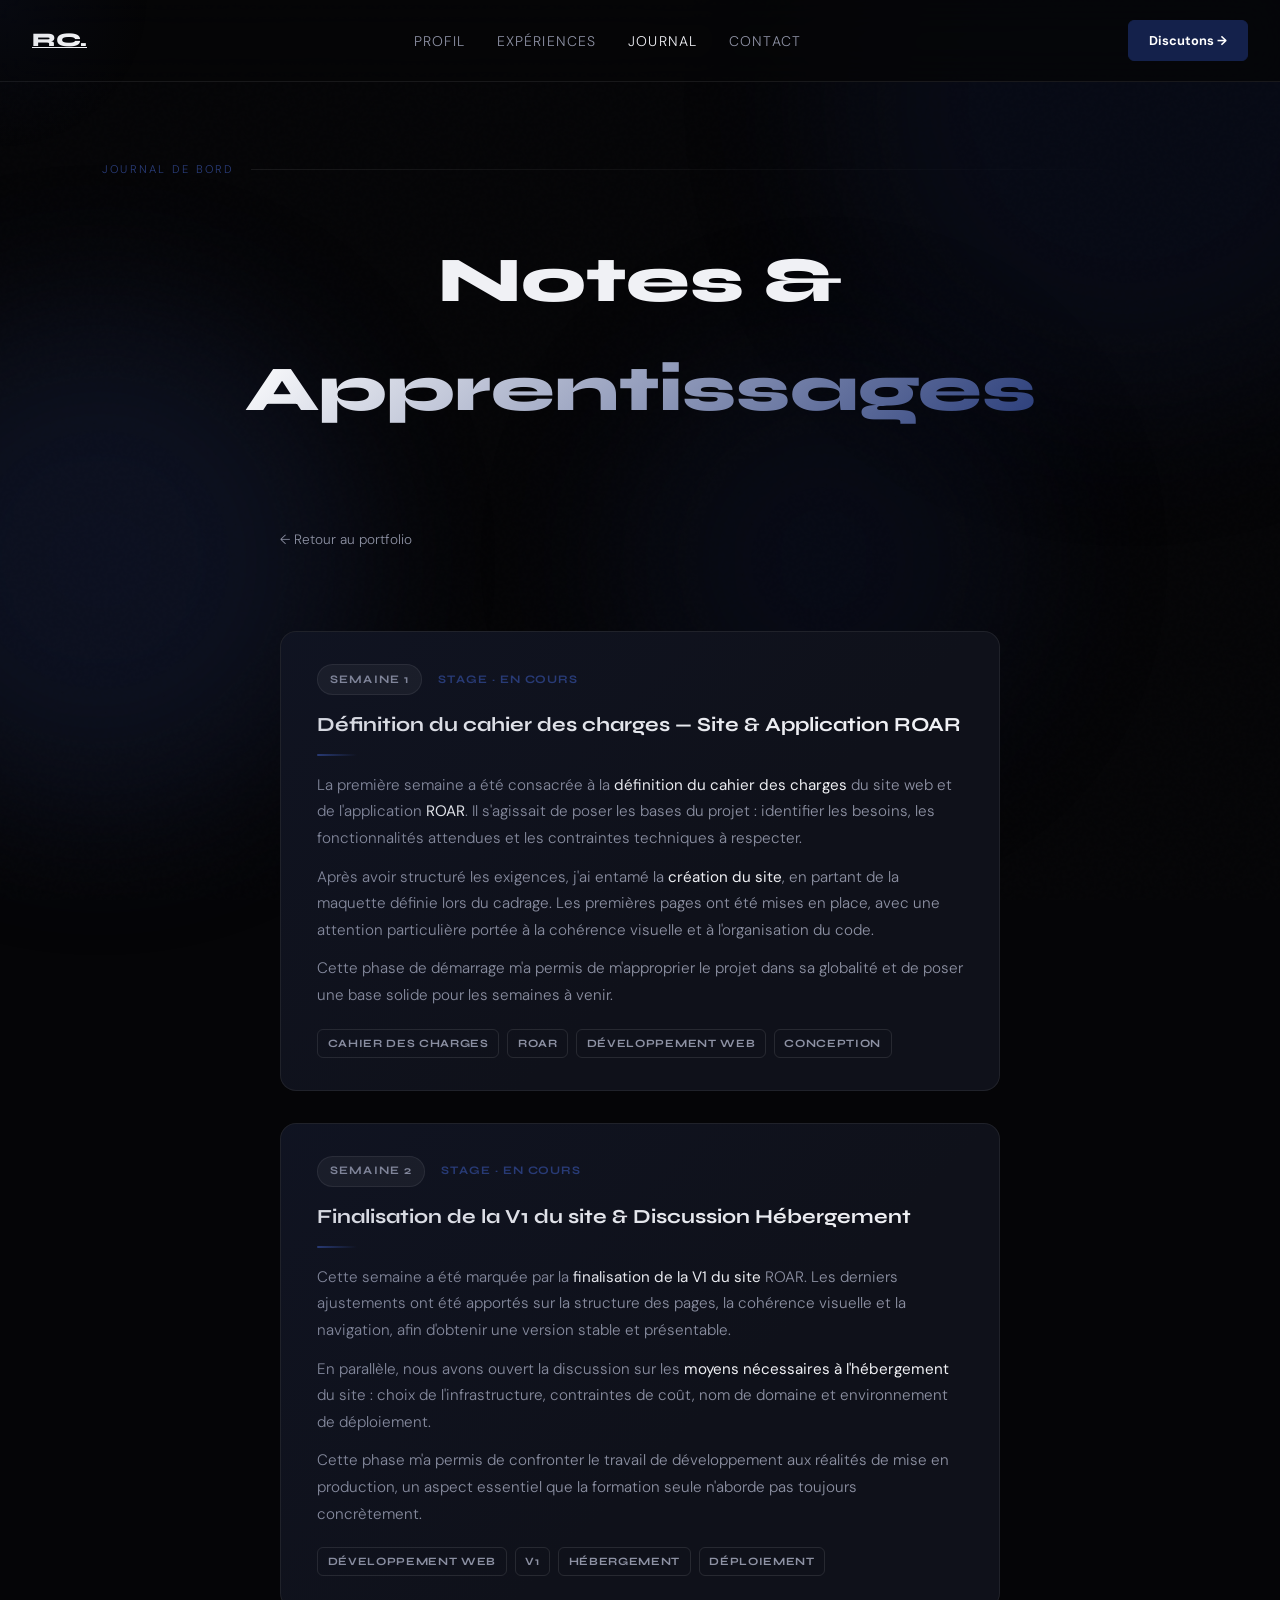
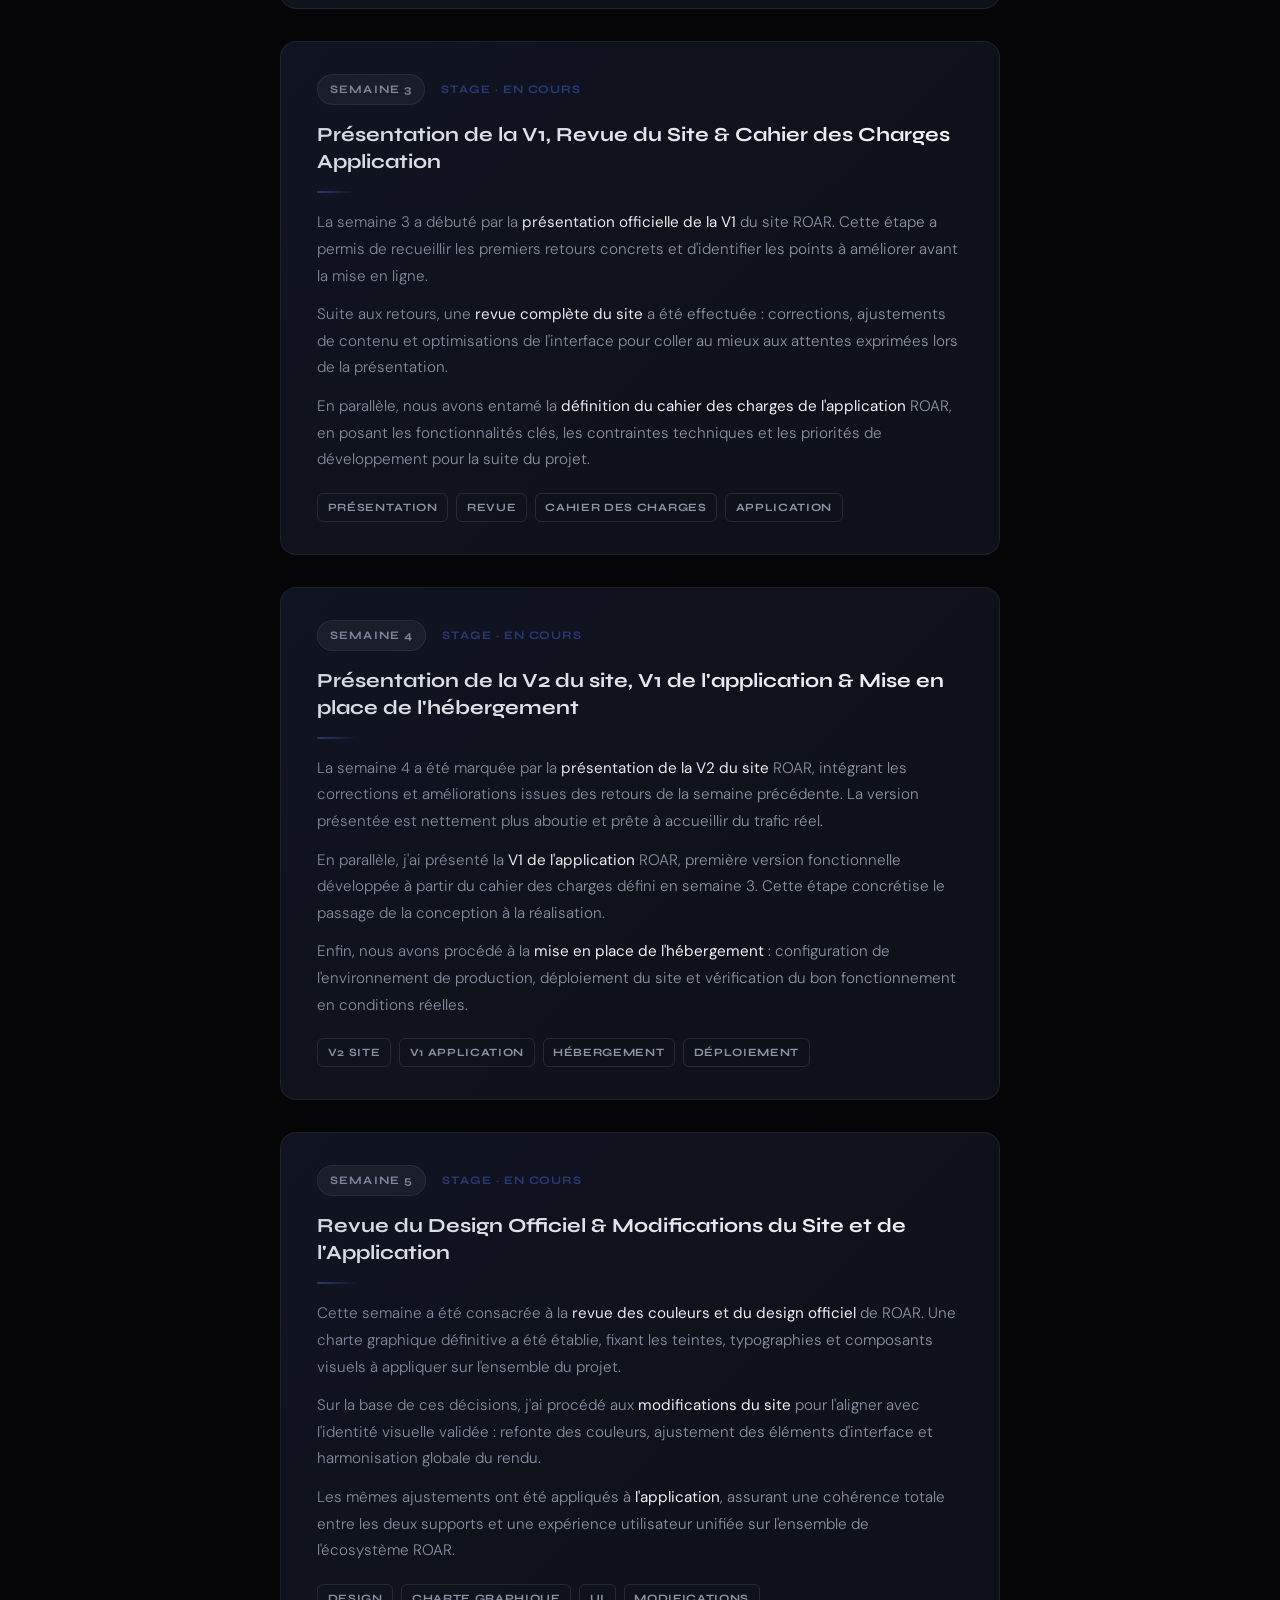
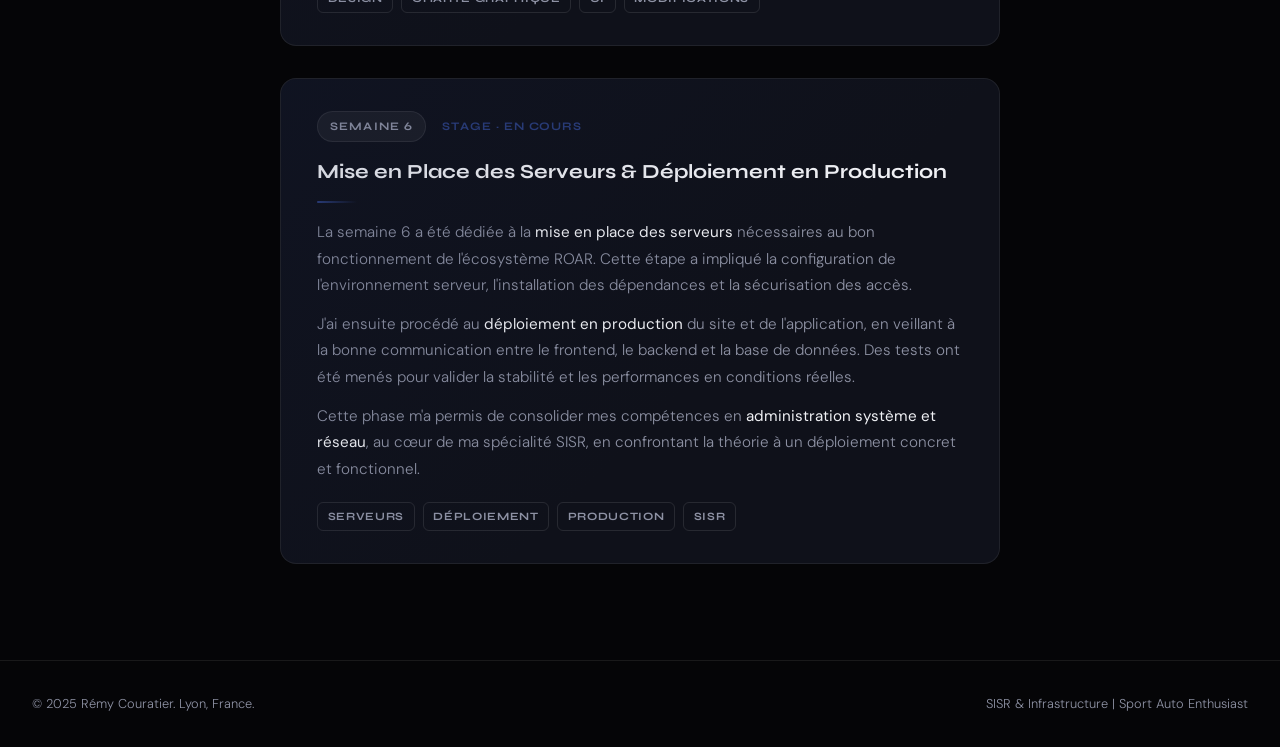
<file: journal.html>
<!DOCTYPE html>
<html lang="fr">
<head>
    <meta charset="UTF-8">
    <meta name="viewport" content="width=device-width, initial-scale=1.0">
    <title>Journal de Bord — Rémy Couratier</title>
    <link href="https://fonts.googleapis.com/css2?family=Syne:wght@400;700;800&family=DM+Sans:ital,wght@0,300;0,400;1,300&display=swap" rel="stylesheet">
    <link rel="stylesheet" href="style.css">
    <style>
        .journal-hero {
            padding: 10rem 0 4rem;
            text-align: center;
        }

        .journal-hero h1 {
            font-size: clamp(2.5rem, 5vw, 4.5rem);
            font-family: 'Syne', sans-serif;
            font-weight: 800;
            margin-bottom: 1rem;
        }

        .journal-hero p {
            color: var(--muted);
            max-width: 520px;
            margin: 0 auto;
            font-size: 1rem;
            line-height: 1.7;
        }

        .journal-feed {
            max-width: 720px;
            margin: 0 auto;
            padding: 3rem 0 6rem;
            display: flex;
            flex-direction: column;
            gap: 2rem;
        }

        .entry-card {
            background: var(--card);
            border: 1px solid rgba(255,255,255,0.07);
            border-radius: 16px;
            padding: 2rem 2.25rem;
            position: relative;
            transition: border-color 0.3s, transform 0.3s;
            overflow: hidden;
        }

        .entry-card::before {
            content: '';
            position: absolute;
            inset: 0;
            background: linear-gradient(135deg, rgba(20,33,75,0.15), transparent 60%);
            pointer-events: none;
        }

        .entry-card:hover {
            border-color: var(--accent-light);
            transform: translateY(-4px);
        }

        .entry-meta {
            display: flex;
            align-items: center;
            gap: 1rem;
            margin-bottom: 1rem;
        }

        .entry-date {
            font-size: 0.72rem;
            font-family: 'Syne', sans-serif;
            font-weight: 700;
            letter-spacing: 0.1em;
            text-transform: uppercase;
            color: var(--muted);
            background: rgba(255,255,255,0.05);
            padding: 0.3rem 0.75rem;
            border-radius: 99px;
            border: 1px solid rgba(255,255,255,0.08);
        }

        .entry-category {
            font-size: 0.72rem;
            font-family: 'Syne', sans-serif;
            font-weight: 700;
            letter-spacing: 0.08em;
            text-transform: uppercase;
            color: var(--accent-light);
        }

        .entry-title {
            font-family: 'Syne', sans-serif;
            font-weight: 700;
            font-size: 1.25rem;
            color: var(--text);
            margin-bottom: 0.75rem;
            line-height: 1.35;
        }

        .entry-body {
            color: var(--muted);
            font-weight: 300;
            line-height: 1.75;
            font-size: 0.95rem;
        }

        .entry-body strong {
            color: var(--text);
            font-weight: 400;
        }

        .entry-tags {
            display: flex;
            flex-wrap: wrap;
            gap: 0.5rem;
            margin-top: 1.25rem;
        }

        .entry-tag {
            font-size: 0.7rem;
            font-family: 'Syne', sans-serif;
            font-weight: 700;
            letter-spacing: 0.06em;
            text-transform: uppercase;
            color: var(--muted);
            border: 1px solid rgba(255,255,255,0.1);
            border-radius: 6px;
            padding: 0.25rem 0.6rem;
        }

        .entry-divider {
            width: 40px;
            height: 2px;
            background: linear-gradient(90deg, var(--accent-light), transparent);
            border-radius: 2px;
            margin: 1rem 0;
        }

        .back-link {
            display: inline-flex;
            align-items: center;
            gap: 0.5rem;
            color: var(--muted);
            font-size: 0.85rem;
            text-decoration: none;
            margin-bottom: 2rem;
            transition: color 0.2s;
        }

        .back-link:hover {
            color: var(--text);
        }
    </style>
</head>
<body>

<div id="cursor-glow"></div>
<div class="orb orb-1"></div>
<div class="orb orb-2"></div>
<div class="orb orb-3"></div>

<nav>
    <a href="index.html" class="nav-logo">RC.</a>
    <ul class="nav-links">
        <li><a href="index.html#about">Profil</a></li>
        <li><a href="index.html#projects">Expériences</a></li>
        <li><a href="journal.html" style="color:var(--text);">Journal</a></li>
        <li><a href="index.html#contact">Contact</a></li>
    </ul>
    <a href="index.html#contact" class="btn btn-primary" style="padding:0.55rem 1.25rem;font-size:0.8rem;">Discutons →</a>
</nav>

<div class="container">

    <section class="journal-hero">
        <div class="section-label">Journal de Bord</div>
        <h1>
            Notes & <span class="highlight">Apprentissages</span>
        </h1>
    </section>

    <div style="max-width:720px;margin:0 auto;">
        <a href="index.html" class="back-link">← Retour au portfolio</a>
    </div>

    <div class="journal-feed">

        <div class="entry-card reveal">
            <div class="entry-meta">
                <span class="entry-date">Semaine 1</span>
                <span class="entry-category">Stage · En cours</span>
            </div>
            <div class="entry-title">Définition du cahier des charges — Site & Application ROAR</div>
            <div class="entry-divider"></div>
            <div class="entry-body">
                <p>La première semaine a été consacrée à la <strong>définition du cahier des charges</strong> du site web et de l'application <strong>ROAR</strong>. Il s'agissait de poser les bases du projet : identifier les besoins, les fonctionnalités attendues et les contraintes techniques à respecter.</p>
                <p style="margin-top:0.75rem;">Après avoir structuré les exigences, j'ai entamé la <strong>création du site</strong>, en partant de la maquette définie lors du cadrage. Les premières pages ont été mises en place, avec une attention particulière portée à la cohérence visuelle et à l'organisation du code.</p>
                <p style="margin-top:0.75rem;">Cette phase de démarrage m'a permis de m'approprier le projet dans sa globalité et de poser une base solide pour les semaines à venir.</p>
            </div>
            <div class="entry-tags">
                <span class="entry-tag">Cahier des charges</span>
                <span class="entry-tag">ROAR</span>
                <span class="entry-tag">Développement Web</span>
                <span class="entry-tag">Conception</span>
            </div>
        </div>

        <div class="entry-card reveal d1">
            <div class="entry-meta">
                <span class="entry-date">Semaine 2</span>
                <span class="entry-category">Stage · En cours</span>
            </div>
            <div class="entry-title">Finalisation de la V1 du site & Discussion Hébergement</div>
            <div class="entry-divider"></div>
            <div class="entry-body">
                <p>Cette semaine a été marquée par la <strong>finalisation de la V1 du site</strong> ROAR. Les derniers ajustements ont été apportés sur la structure des pages, la cohérence visuelle et la navigation, afin d'obtenir une version stable et présentable.</p>
                <p style="margin-top:0.75rem;">En parallèle, nous avons ouvert la discussion sur les <strong>moyens nécessaires à l'hébergement</strong> du site : choix de l'infrastructure, contraintes de coût, nom de domaine et environnement de déploiement.</p>
                <p style="margin-top:0.75rem;">Cette phase m'a permis de confronter le travail de développement aux réalités de mise en production, un aspect essentiel que la formation seule n'aborde pas toujours concrètement.</p>
            </div>
            <div class="entry-tags">
                <span class="entry-tag">Développement Web</span>
                <span class="entry-tag">V1</span>
                <span class="entry-tag">Hébergement</span>
                <span class="entry-tag">Déploiement</span>
            </div>
        </div>

        <div class="entry-card reveal d2">
            <div class="entry-meta">
                <span class="entry-date">Semaine 3</span>
                <span class="entry-category">Stage · En cours</span>
            </div>
            <div class="entry-title">Présentation de la V1, Revue du Site & Cahier des Charges Application</div>
            <div class="entry-divider"></div>
            <div class="entry-body">
                <p>La semaine 3 a débuté par la <strong>présentation officielle de la V1</strong> du site ROAR. Cette étape a permis de recueillir les premiers retours concrets et d'identifier les points à améliorer avant la mise en ligne.</p>
                <p style="margin-top:0.75rem;">Suite aux retours, une <strong>revue complète du site</strong> a été effectuée : corrections, ajustements de contenu et optimisations de l'interface pour coller au mieux aux attentes exprimées lors de la présentation.</p>
                <p style="margin-top:0.75rem;">En parallèle, nous avons entamé la <strong>définition du cahier des charges de l'application</strong> ROAR, en posant les fonctionnalités clés, les contraintes techniques et les priorités de développement pour la suite du projet.</p>
            </div>
            <div class="entry-tags">
                <span class="entry-tag">Présentation</span>
                <span class="entry-tag">Revue</span>
                <span class="entry-tag">Cahier des charges</span>
                <span class="entry-tag">Application</span>
            </div>
        </div>

        <div class="entry-card reveal d3">
            <div class="entry-meta">
                <span class="entry-date">Semaine 4</span>
                <span class="entry-category">Stage · En cours</span>
            </div>
            <div class="entry-title">Présentation de la V2 du site, V1 de l'application & Mise en place de l'hébergement</div>
            <div class="entry-divider"></div>
            <div class="entry-body">
                <p>La semaine 4 a été marquée par la <strong>présentation de la V2 du site</strong> ROAR, intégrant les corrections et améliorations issues des retours de la semaine précédente. La version présentée est nettement plus aboutie et prête à accueillir du trafic réel.</p>
                <p style="margin-top:0.75rem;">En parallèle, j'ai présenté la <strong>V1 de l'application</strong> ROAR, première version fonctionnelle développée à partir du cahier des charges défini en semaine 3. Cette étape concrétise le passage de la conception à la réalisation.</p>
                <p style="margin-top:0.75rem;">Enfin, nous avons procédé à la <strong>mise en place de l'hébergement</strong> : configuration de l'environnement de production, déploiement du site et vérification du bon fonctionnement en conditions réelles.</p>
            </div>
            <div class="entry-tags">
                <span class="entry-tag">V2 Site</span>
                <span class="entry-tag">V1 Application</span>
                <span class="entry-tag">Hébergement</span>
                <span class="entry-tag">Déploiement</span>
            </div>
        </div>

        <div class="entry-card reveal">
            <div class="entry-meta">
                <span class="entry-date">Semaine 5</span>
                <span class="entry-category">Stage · En cours</span>
            </div>
            <div class="entry-title">Revue du Design Officiel & Modifications du Site et de l'Application</div>
            <div class="entry-divider"></div>
            <div class="entry-body">
                <p>Cette semaine a été consacrée à la <strong>revue des couleurs et du design officiel</strong> de ROAR. Une charte graphique définitive a été établie, fixant les teintes, typographies et composants visuels à appliquer sur l'ensemble du projet.</p>
                <p style="margin-top:0.75rem;">Sur la base de ces décisions, j'ai procédé aux <strong>modifications du site</strong> pour l'aligner avec l'identité visuelle validée : refonte des couleurs, ajustement des éléments d'interface et harmonisation globale du rendu.</p>
                <p style="margin-top:0.75rem;">Les mêmes ajustements ont été appliqués à <strong>l'application</strong>, assurant une cohérence totale entre les deux supports et une expérience utilisateur unifiée sur l'ensemble de l'écosystème ROAR.</p>
            </div>
            <div class="entry-tags">
                <span class="entry-tag">Design</span>
                <span class="entry-tag">Charte Graphique</span>
                <span class="entry-tag">UI</span>
                <span class="entry-tag">Modifications</span>
            </div>
        </div>
        <div class="entry-card reveal d1">
            <div class="entry-meta">
                <span class="entry-date">Semaine 6</span>
                <span class="entry-category">Stage · En cours</span>
            </div>
            <div class="entry-title">Mise en Place des Serveurs & Déploiement en Production</div>
            <div class="entry-divider"></div>
            <div class="entry-body">
                <p>La semaine 6 a été dédiée à la <strong>mise en place des serveurs</strong> nécessaires au bon fonctionnement de l'écosystème ROAR. Cette étape a impliqué la configuration de l'environnement serveur, l'installation des dépendances et la sécurisation des accès.</p>
                <p style="margin-top:0.75rem;">J'ai ensuite procédé au <strong>déploiement en production</strong> du site et de l'application, en veillant à la bonne communication entre le frontend, le backend et la base de données. Des tests ont été menés pour valider la stabilité et les performances en conditions réelles.</p>
                <p style="margin-top:0.75rem;">Cette phase m'a permis de consolider mes compétences en <strong>administration système et réseau</strong>, au cœur de ma spécialité SISR, en confrontant la théorie à un déploiement concret et fonctionnel.</p>
            </div>
            <div class="entry-tags">
                <span class="entry-tag">Serveurs</span>
                <span class="entry-tag">Déploiement</span>
                <span class="entry-tag">Production</span>
                <span class="entry-tag">SISR</span>
            </div>
        </div>
    </div>

</div>

<footer>
    <span>© 2025 Rémy Couratier. Lyon, France.</span>
    <span>SISR & Infrastructure | Sport Auto Enthusiast</span>
</footer>

<script>
    const glow = document.getElementById('cursor-glow');
    document.addEventListener('mousemove', e => {
        glow.style.left = e.clientX + 'px';
        glow.style.top  = e.clientY + 'px';
    });

    const io = new IntersectionObserver((entries) => {
        entries.forEach(entry => {
            if (entry.isIntersecting) {
                entry.target.classList.add('visible');
            }
        });
    }, { threshold: 0.12 });

    document.querySelectorAll('.reveal').forEach(el => io.observe(el));
</script>
</body>
</html>
</file>
<file: style.css>
*, *::before, *::after { box-sizing: border-box; margin: 0; padding: 0; }

:root {
  --bg: #050507; /* Fond plus profond du 1er style */
  --surface: #0a0b10;
  --card: #0f111a;
  --border: rgba(255,255,255,0.08);
  --text: #f0f1f5;
  --muted: #8e92a4;
  
  /* Palette Bleue issue du 1er style proposé */
  --accent: #14214b; 
  --accent-light: #2a3d7a;
  --glow-blue: rgba(20, 33, 75, 0.4);
  
  --font-display: 'Syne', sans-serif;
  --font-body: 'DM Sans', sans-serif;
}

html { scroll-behavior: smooth; }

body {
  background: var(--bg);
  color: var(--text);
  font-family: var(--font-body);
  font-weight: 300;
  line-height: 1.7;
  overflow-x: hidden;
}

body::before {
  content: '';
  position: fixed; inset: 0; z-index: 0;
  background-image: url("data:image/svg+xml,%3Csvg viewBox='0 0 256 256' xmlns='http://www.w3.org/2000/svg'%3E%3Cfilter id='n'%3E%3CfeTurbulence type='fractalNoise' baseFrequency='0.9' numOctaves='4' stitchTiles='stitch'/%3E%3C/filter%3E%3Crect width='100%25' height='100%25' filter='url(%23n)' opacity='0.03'/%3E%3C/svg%3E");
  opacity: 0.4;
  pointer-events: none;
}

.orb {
  position: fixed; border-radius: 50%;
  filter: blur(80px); opacity: 0.22;
  pointer-events: none; z-index: 0;
  animation: drift 20s ease-in-out infinite alternate;
}
/* Orbes avec les nouveaux bleus */
.orb-1 { width: 600px; height: 600px; background: var(--accent); top: -200px; right: -150px; }
.orb-2 { width: 500px; height: 500px; background: var(--accent-light); bottom: 10%; left: -150px; animation-delay: -8s; }
.orb-3 { width: 400px; height: 400px; background: var(--accent); top: 40%; right: 20%; animation-delay: -15s; }

@keyframes drift {
  from { transform: translate(0, 0) scale(1); }
  to   { transform: translate(40px, 30px) scale(1.08); }
}

.container { max-width: 1140px; margin: 0 auto; padding: 0 2rem; position: relative; z-index: 1; }

nav {
  position: fixed; top: 0; left: 0; right: 0; z-index: 100;
  padding: 1.25rem 2rem;
  display: flex; align-items: center; justify-content: space-between;
  background: rgba(5, 5, 7, 0.8);
  backdrop-filter: blur(20px);
  border-bottom: 1px solid var(--border);
}

.nav-logo { font-family: var(--font-display); font-weight: 800; font-size: 1.2rem; color: #fff; }
.nav-links { display: flex; gap: 2rem; list-style: none; }
.nav-links a {
  color: var(--muted); text-decoration: none; font-size: 0.875rem;
  letter-spacing: 0.08em; text-transform: uppercase;
  transition: color 0.3s;
}
.nav-links a:hover { color: var(--text); }

/* HERO */
.hero { min-height: 100vh; display: flex; align-items: center; padding-top: 5rem; }
.hero-tag {
  display: inline-flex; align-items: center; gap: 0.5rem;
  background: rgba(20, 33, 75, 0.2); border: 1px solid rgba(20, 33, 75, 0.4);
  color: var(--text); font-size: 0.75rem; padding: 0.4rem 1rem; border-radius: 100px; margin-bottom: 2rem;
}
.hero h1 { font-family: var(--font-display); font-weight: 800; font-size: clamp(3rem, 7vw, 6rem); line-height: 1.0; }

/* Dégradé de texte du 1er style */
.highlight { 
    background: linear-gradient(135deg, #fff, var(--accent-light)); 
    -webkit-background-clip: text; 
    -webkit-text-fill-color: transparent; 
}

.hero-sub { margin-top: 1.5rem; color: var(--muted); font-size: 1.125rem; max-width: 520px; }
.hero-cta { margin-top: 3rem; display: flex; gap: 1rem; }

/* BOUTONS */
.btn { padding: 0.85rem 2rem; border-radius: 6px; text-decoration: none; transition: 0.3s; font-size: 0.875rem; }
.btn-primary { 
    background: var(--accent); 
    color: #ffffff; 
    font-weight: 700; 
    border: 1px solid var(--accent);
}
.btn-primary:hover {
    box-shadow: 0 0 20px var(--glow-blue);
}
.btn-outline { border: 1px solid var(--border); color: var(--text); }
.btn:hover { transform: translateY(-2px); }

/* SECTIONS */
section { padding: 7rem 0; }
.section-label { color: var(--accent-light); text-transform: uppercase; font-size: 0.7rem; letter-spacing: 0.2em; margin-bottom: 3rem; display: flex; align-items: center; gap: 1rem; }
.section-label::after { content: ''; flex: 1; height: 1px; background: linear-gradient(to right, var(--border), transparent); }
h2 { font-family: var(--font-display); font-size: clamp(2rem, 4vw, 3.5rem); margin-bottom: 1.5rem; }

/* ABOUT */
.about-grid { display: grid; grid-template-columns: 1fr 1fr; gap: 4rem; align-items: center; }
.about-img img { width: 100%; height: auto; display: block; }
.about-img-wrap img { width: 100%; height: 100%; object-fit: cover; display: block; }
.about-img { width: 100%; aspect-ratio: 4/5; background: var(--card); border-radius: 12px; display: flex; align-items: center; justify-content: center; font-size: 5rem; position: relative; }
.about-img-glow { position: absolute; inset: -1px; background: linear-gradient(135deg, var(--accent), var(--accent-light)); border-radius: 13px; z-index: -1; opacity: 0.5; }
.skills-list { margin-top: 2rem; display: flex; flex-wrap: wrap; gap: 0.5rem; }
.skill-tag { padding: 0.35rem 0.9rem; background: var(--surface); border: 1px solid var(--border); border-radius: 100px; font-size: 0.8rem; color: var(--muted); }

/* PROJECTS/EXPERIENCES */
.projects-grid { display: grid; grid-template-columns: repeat(auto-fit, minmax(320px, 1fr)); gap: 1.5rem; }
.project-card { background: var(--card); border: 1px solid var(--border); border-radius: 16px; padding: 1.5rem; transition: 0.4s; position: relative; }
.project-card:hover { transform: translateY(-10px); border-color: var(--accent-light); }
.project-thumb { height: 150px; background: var(--surface); border-radius: 8px; margin-bottom: 1.5rem; display: flex; align-items: center; justify-content: center; font-size: 3rem; }
.project-type { font-size: 0.7rem; color: var(--muted); text-transform: uppercase; }
.project-title { font-family: var(--font-display); font-size: 1.25rem; margin: 0.5rem 0; }
.project-desc { font-size: 0.875rem; color: var(--muted); margin-bottom: 1rem; }
.project-tag { font-size: 0.7rem; padding: 0.2rem 0.5rem; background: rgba(255,255,255,0.05); border-radius: 4px; margin-right: 0.3rem; }

/* STATS */
.stats-row { display: grid; grid-template-columns: repeat(3, 1fr); gap: 2rem; margin-top: 5rem; }
.stat { border-left: 1px solid var(--border); padding-left: 2rem; }
.stat-number { font-family: var(--font-display); font-weight: 800; font-size: 2.5rem; color: #fff; }

/* CONTACT */
.contact-wrap {
    background: var(--card);
    border: 1px solid var(--border);
    border-radius: 24px;
    padding: 4rem 2rem; 
    display: flex;
    flex-direction: column;
    align-items: center; 
    justify-content: center;
    text-align: center;
}

.contact-email { font-family: var(--font-display); font-size: clamp(1rem, 4vw, 2.2rem); color: #fff; border-bottom: 2px solid var(--accent); text-decoration: none; font-weight: 800; display: inline-block; width: 100%; text-align: center; margin: 2rem 0; word-break: break-all; }
.contact-email:hover { color: var(--accent-light); }

/* FOOTER */
footer { padding: 2rem; border-top: 1px solid var(--border); display: flex; justify-content: space-between; font-size: 0.8rem; color: var(--muted); }

/* Halo de curseur réglé sur le nouveau bleu */
#cursor-glow { position: fixed; pointer-events: none; z-index: 9999; width: 300px; height: 300px; background: radial-gradient(circle, rgba(20, 33, 75, 0.15), transparent 70%); transform: translate(-50%,-50%); }

.reveal { opacity: 0; transform: translateY(30px); transition: 0.7s; }
.reveal.visible { opacity: 1; transform: translateY(0); }

@media (max-width: 768px) {
  .about-grid, .stats-row { grid-template-columns: 1fr; }
  .nav-links { display: none; }
}
</file>
